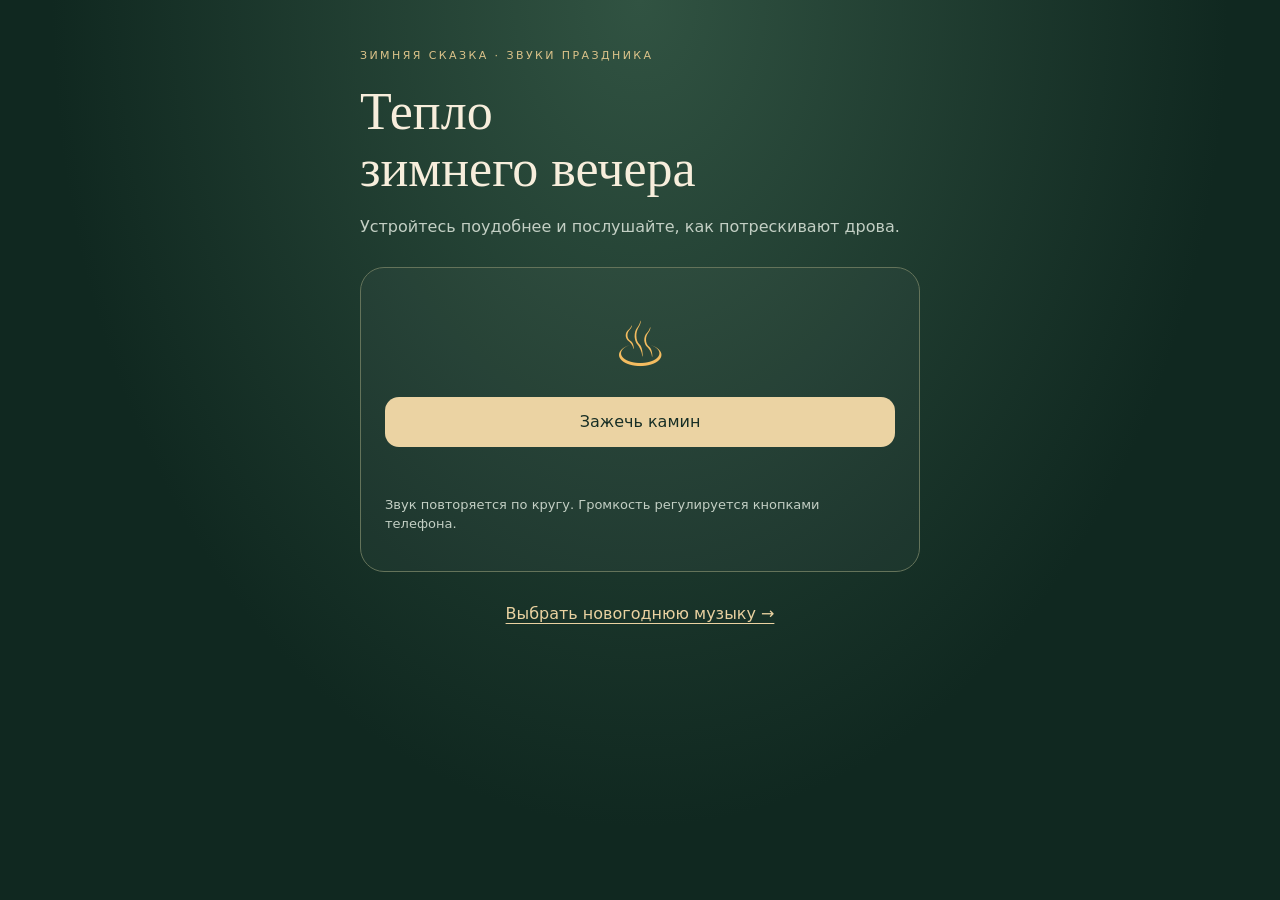
<file: fireplace.html>
<!doctype html><html lang="ru"><meta charset="utf-8"><meta name="viewport" content="width=device-width,initial-scale=1"><meta name="theme-color" content="#102820"><title>Звуки камина — Зимняя сказка</title><link rel="stylesheet" href="qr-assets/style.css"><main><div class="eyebrow">Зимняя сказка · звуки праздника</div><h1>Тепло<br>зимнего вечера</h1><p>Устройтесь поудобнее и послушайте, как потрескивают дрова.</p><section class="card"><div class="symbol" id="flame" aria-hidden="true">♨</div><button class="wide" id="toggle">Зажечь камин</button><p id="status" role="status" aria-live="polite"></p><p class="hint">Звук повторяется по кругу. Громкость регулируется кнопками телефона.</p></section><audio src="qr-assets/fire.mp3" preload="none" loop></audio><footer><a href="playlist.html">Выбрать новогоднюю музыку →</a></footer></main><script>const audio=document.querySelector('audio'),toggle=document.querySelector('#toggle'),status=document.querySelector('#status');let intent=0;function sync(){toggle.textContent=audio.paused?'Включить':'Пауза';document.body.classList.toggle('playing',!audio.paused)}audio.addEventListener('play',sync);audio.addEventListener('pause',sync);audio.addEventListener('error',()=>{status.textContent='Не удалось загрузить звук. Проверьте интернет и попробуйте ещё раз.';sync()});async function play(){const id=++intent;status.textContent='Загрузка…';try{await audio.play();if(id===intent)status.textContent='';}catch(e){if(id===intent&&e.name!=='AbortError')status.textContent='Нажмите «Включить» ещё раз. Проверьте интернет и громкость.'}sync()}toggle.onclick=()=>{if(audio.paused)play();else{intent++;audio.pause();status.textContent=''}};</script></html>
</file>
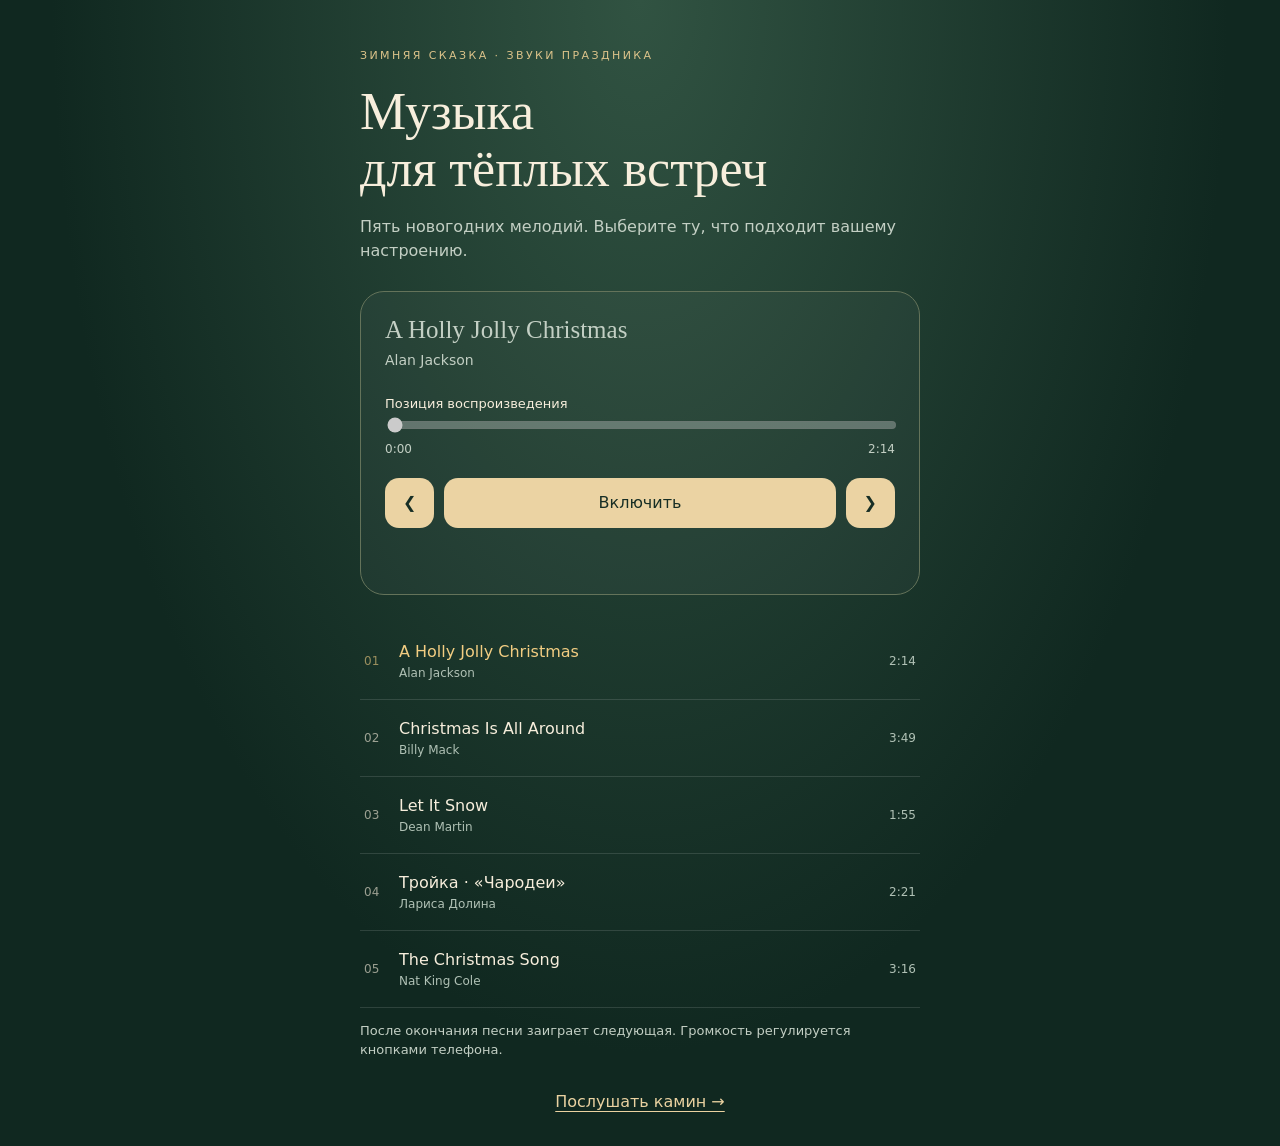
<file: playlist.html>
<!doctype html><html lang="ru"><meta charset="utf-8"><meta name="viewport" content="width=device-width,initial-scale=1"><meta name="theme-color" content="#102820"><title>Новогодний проигрыватель — Зимняя сказка</title><link rel="stylesheet" href="qr-assets/style.css"><main><div class="eyebrow">Зимняя сказка · звуки праздника</div><h1>Музыка<br>для тёплых встреч</h1><p>Пять новогодних мелодий. Выберите ту, что подходит вашему настроению.</p><section class="card"><p id="now"></p><p id="artist"></p><label for="seek" class="hint">Позиция воспроизведения</label><input id="seek" type="range" min="0" max="1000" value="0" disabled><div class="times"><span id="elapsed">0:00</span><span id="total">0:00</span></div><div class="controls"><button id="prev" aria-label="Предыдущий трек">❮</button><button id="toggle">Включить</button><button id="next" aria-label="Следующий трек">❯</button></div><div id="status" role="status" aria-live="polite"></div></section><section id="tracks" aria-label="Подборка музыки"></section><p class="hint">После окончания песни заиграет следующая. Громкость регулируется кнопками телефона.</p><audio preload="none"></audio><footer><a href="fireplace.html">Послушать камин →</a></footer></main><script>const audio=document.querySelector('audio'),toggle=document.querySelector('#toggle'),status=document.querySelector('#status');let intent=0;function sync(){toggle.textContent=audio.paused?'Включить':'Пауза';document.body.classList.toggle('playing',!audio.paused)}audio.addEventListener('play',sync);audio.addEventListener('pause',sync);audio.addEventListener('error',()=>{status.textContent='Не удалось загрузить звук. Проверьте интернет и попробуйте ещё раз.';sync()});async function play(){const id=++intent;status.textContent='Загрузка…';try{await audio.play();if(id===intent)status.textContent='';}catch(e){if(id===intent&&e.name!=='AbortError')status.textContent='Нажмите «Включить» ещё раз. Проверьте интернет и громкость.'}sync()}toggle.onclick=()=>{if(audio.paused)play();else{intent++;audio.pause();status.textContent=''}};
const tracks=[{"src": "qr-assets/alan-jackson.mp3", "title": "A Holly Jolly Christmas", "artist": "Alan Jackson", "duration": 134}, {"src": "qr-assets/billy-mack.mp3", "title": "Christmas Is All Around", "artist": "Billy Mack", "duration": 229}, {"src": "qr-assets/dean-martin.mp3", "title": "Let It Snow", "artist": "Dean Martin", "duration": 115}, {"src": "qr-assets/larisa-dolina.mp3", "title": "Тройка · «Чародеи»", "artist": "Лариса Долина", "duration": 141}, {"src": "qr-assets/nat-king-cole.mp3", "title": "The Christmas Song", "artist": "Nat King Cole", "duration": 196}];let selected=0;const list=document.querySelector('#tracks'),seek=document.querySelector('#seek');const time=n=>Math.floor(n/60)+':'+String(Math.floor(n%60)).padStart(2,'0');function choose(i,start=true){intent++;audio.pause();selected=(i+tracks.length)%tracks.length;const t=tracks[selected];audio.src=t.src;document.querySelector('#now').textContent=t.title;document.querySelector('#artist').textContent=t.artist;document.querySelector('#total').textContent=time(t.duration);document.querySelector('#elapsed').textContent='0:00';seek.value=0;seek.disabled=true;status.textContent='';list.querySelectorAll('button').forEach((b,j)=>b.setAttribute('aria-pressed',j===selected));if(start)play();}tracks.forEach((t,i)=>{const b=document.createElement('button');b.className='track';b.innerHTML='<span class="num">0'+(i+1)+'</span><span>'+t.title+'<small>'+t.artist+'</small></span><span class="duration">'+time(t.duration)+'</span>';b.onclick=()=>choose(i);list.appendChild(b)});document.querySelector('#prev').onclick=()=>choose(selected-1);document.querySelector('#next').onclick=()=>choose(selected+1);audio.addEventListener('ended',()=>choose(selected+1));audio.addEventListener('loadedmetadata',()=>{seek.disabled=!Number.isFinite(audio.duration);document.querySelector('#total').textContent=time(audio.duration||0)});audio.addEventListener('timeupdate',()=>{seek.value=audio.duration?audio.currentTime/audio.duration*1000:0;document.querySelector('#elapsed').textContent=time(audio.currentTime)});seek.oninput=()=>{if(Number.isFinite(audio.duration))audio.currentTime=seek.value/1000*audio.duration};choose(0,false);</script></html>
</file>
<file: qr-assets/style.css>
*{box-sizing:border-box}body{margin:0;background:#102820;color:#f7eedc;font:16px/1.5 system-ui,sans-serif;min-height:100svh;background-image:radial-gradient(ellipse at top,#315342,transparent 65%)}main{width:min(100% - 36px,560px);margin:auto;padding:48px 0 32px}.eyebrow{color:#dcc38a;text-transform:uppercase;letter-spacing:.22em;font-size:11px}h1{font:normal clamp(36px,9vw,52px)/1.1 Georgia,serif;margin:18px 0}p{color:#c3cfc4}.card{border:1px solid #64735a;border-radius:24px;padding:24px;background:#ffffff08;margin:28px 0}.symbol{text-align:center;font-size:62px;color:#f4bc60;margin:6px}button{font:inherit;cursor:pointer;border:0;border-radius:14px;padding:13px 18px;background:#ebd3a3;color:#172e25}button:focus-visible,a:focus-visible,input:focus-visible{outline:3px solid #fff;outline-offset:4px}button:disabled{opacity:.4;cursor:default}.wide{width:100%}.controls{display:flex;align-items:center;gap:10px;justify-content:center;margin:20px 0}.controls #toggle{flex:1}#now{font:normal 25px Georgia,serif;margin:0}#artist{margin:6px 0 20px;font-size:14px}#status{font-size:13px;min-height:22px;color:#e5d4ae}input[type=range]{width:100%;accent-color:#e2be75}.times{display:flex;justify-content:space-between;font-size:12px;color:#c3cfc4}.track{display:flex;width:100%;text-align:left;align-items:center;gap:15px;border-radius:0;border-bottom:1px solid #ffffff20;background:transparent;color:inherit;padding:17px 4px}.track[aria-pressed=true]{color:#f2cd82}.num{font-size:12px;opacity:.6;min-width:20px}.track small{display:block;color:#b0c1b5;font-size:12px}.track .duration{margin-left:auto;font-size:12px;color:#b0c1b5}.hint{font-size:13px}footer{margin-top:30px;text-align:center}a{color:#ead2a1;text-underline-offset:4px}#flame{transition:filter .5s}body.playing #flame{animation:glow 2s infinite alternate}@keyframes glow{to{filter:drop-shadow(0 0 24px #ffae43);transform:scale(1.04)}}@media(prefers-reduced-motion:reduce){body.playing #flame{animation:none}}
</file>
